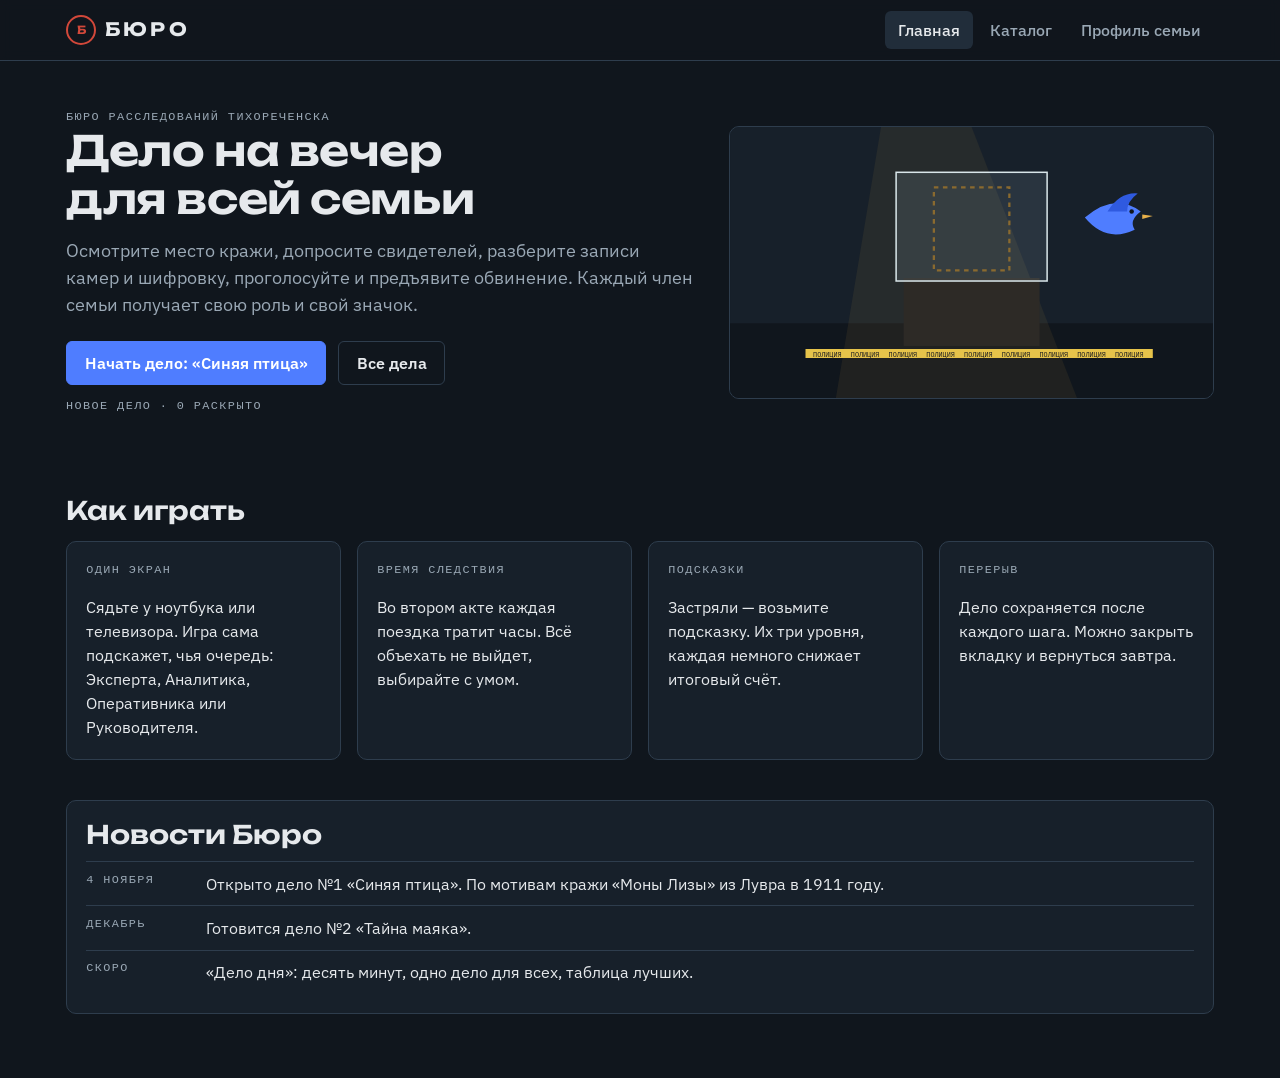
<file: index.html>
<!doctype html>
<html lang="ru">
<head>
<meta charset="utf-8">
<meta name="viewport" content="width=device-width, initial-scale=1, viewport-fit=cover">
<title>Бюро · Синяя птица</title>
<meta name="description" content="Платформа детективных игр «Бюро» и семейное дело «Синяя птица».">
<link rel="preconnect" href="https://fonts.googleapis.com">
<link rel="preconnect" href="https://fonts.gstatic.com" crossorigin>
<link rel="stylesheet" href="https://fonts.googleapis.com/css2?family=IBM+Plex+Sans:wght@400;500;600;700&family=PT+Mono&family=Unbounded:wght@500;600;700&display=swap">
<link rel="stylesheet" href="css/bureau.css">
</head>
<body>
<div id="app"></div>
<script src="js/case-bluebird/data.js"></script>
<script src="js/case-bluebird/art.js"></script>
<script src="js/store.js"></script>
<script src="js/platform.js"></script>
<script src="js/case-bluebird/game.js"></script>
</body>
</html>
</file>
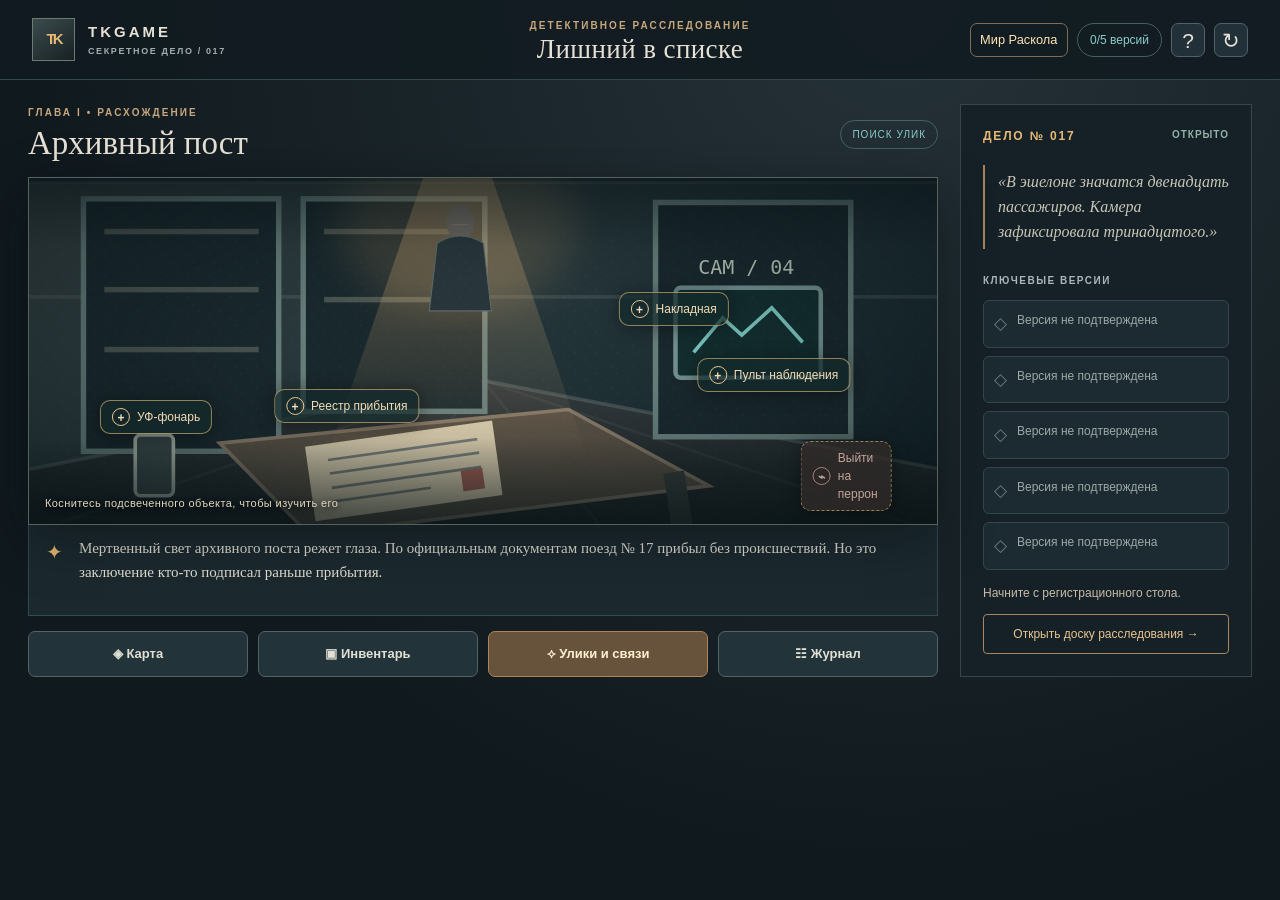
<file: site/legacy/index.html>
<!doctype html>
<html lang="ru">
<head>
  <meta charset="utf-8">
  <meta name="viewport" content="width=device-width, initial-scale=1, viewport-fit=cover">
  <meta name="theme-color" content="#111b22">
  <meta name="robots" content="noindex">
  <meta name="description" content="Лишний в списке — интерактивное расследование. Осматривайте места, сопоставляйте улики и решайте судьбу свидетеля.">
  <title>Лишний в списке | TKGame</title>
  <link rel="stylesheet" href="./styles.css">
  <script src="./game.js" defer></script>
</head>
<body>
<div id="app">
  <header class="topbar">
    <div class="brand"><span class="brand-glyph">TK</span><span class="brand-title">TKGAME <small>СЕКРЕТНОЕ ДЕЛО / 017</small></span></div>
    <div class="case-title"><span class="eyebrow">ДЕТЕКТИВНОЕ РАССЛЕДОВАНИЕ</span><strong>Лишний в списке</strong></div>
    <div class="top-actions"><a class="prologue-link" href="../">Мир Раскола</a><span id="progress" class="progress">0/5 версий</span><button type="button" id="help-btn" class="mini-btn" aria-label="Справка">?</button><button type="button" id="restart-btn" class="mini-btn" aria-label="Начать заново">↻</button></div>
  </header>
  <main class="layout">
    <section class="play-column" aria-label="Локация">
      <div class="scene-heading"><div><div id="chapter" class="eyebrow">ГЛАВА I • АРХИВ</div><h1 id="location-title">Архивный пост</h1></div><span id="scene-condition" class="scene-badge">ДОСТУП ОТКРЫТ</span></div>
      <div id="scene" class="scene"><div id="scene-art" class="scene-art"></div><div id="hotspots" class="hotspots"></div><div class="scene-vignette"></div><div id="scene-hint" class="scene-hint">Коснитесь подсвеченного объекта, чтобы изучить его</div></div>
      <div class="story-panel" aria-live="polite"><div class="story-mark">✦</div><div id="story" class="story-text"></div></div>
      <div class="bottom-bar"><button id="nav-map" class="nav-btn">◈ <span>Карта</span></button><button id="nav-inventory" class="nav-btn">▣ <span>Инвентарь</span></button><button id="nav-evidence" class="nav-btn primary">⟡ <span>Улики и связи</span></button><button id="nav-notes" class="nav-btn">☷ <span>Журнал</span></button></div>
    </section>
    <aside class="sidebar"><div class="sidebar-heading">ДЕЛО № 017 <span>ОТКРЫТО</span></div><div class="sidebar-callout">«В эшелоне значатся двенадцать пассажиров. Камера зафиксировала тринадцатого.»</div><div class="sidebar-section-title">КЛЮЧЕВЫЕ ВЕРСИИ</div><div id="deduction-list" class="deduction-list"></div><div class="sidebar-bottom"><div id="lead" class="lead">Начните с регистрационного стола.</div><button id="sidebar-evidence" class="outline-btn">Открыть доску расследования →</button></div></aside>
  </main>
  <div id="overlay" class="overlay hidden" role="presentation"><section class="dialog" role="dialog" aria-modal="true" aria-labelledby="dialog-title"><div class="dialog-header"><div><span id="dialog-kicker" class="eyebrow">МАТЕРИАЛЫ ДЕЛА</span><h2 id="dialog-title">Дело</h2></div><button id="close-dialog" class="icon-close" aria-label="Закрыть">×</button></div><div id="dialog-body" class="dialog-body"></div></section></div>
  <div id="toast" class="toast" role="status" aria-live="polite"></div>
</div>
</body>
</html>
</file>
<file: css/bureau.css>
/* Бюро — один тёмный мир: стол следователя ночью, бумажные дела, кобальт «синей птицы», красный штамп.
   Layout: шапка платформы + колонка контента до 1180px; в игре — верхняя панель дела и рабочая область. */
:root {
  --desk: #10161d;
  --desk-2: #17202a;
  --desk-3: #212d3a;
  --line: #2e3d4d;
  --ink: #e6e9ec;
  --ink-dim: #9aa8b5;
  --paper: #ece6d8;
  --paper-2: #ddd5c3;
  --paper-ink: #22262b;
  --paper-dim: #5d5a52;
  --bird: #4f7dff;
  --bird-2: #2f5ae0;
  --stamp: #d2483a;
  --amber: #e7b04a;
  --ok: #4fbf86;
  --font-display: "Unbounded", "Arial Black", system-ui, sans-serif;
  --font-body: "IBM Plex Sans", "Segoe UI", Roboto, system-ui, sans-serif;
  --font-mono: "PT Mono", "Courier New", ui-monospace, monospace;
  --r: 6px;
  color-scheme: dark;
}
* { box-sizing: border-box; }
html, body { height: 100%; }
body {
  margin: 0; background: var(--desk); color: var(--ink);
  font: 16px/1.5 var(--font-body);
  -webkit-font-smoothing: antialiased;
}
button, input, select { font: inherit; color: inherit; }
a { color: var(--bird); }
h1, h2, h3 { font-family: var(--font-display); font-weight: 600; line-height: 1.15; text-wrap: balance; margin: 0; }
h1 { font-size: clamp(1.6rem, 4vw, 2.6rem); letter-spacing: -0.01em; }
h2 { font-size: clamp(1.2rem, 2.6vw, 1.6rem); }
h3 { font-size: 1.02rem; }
p { margin: 0; }
.mono { font-family: var(--font-mono); font-variant-numeric: tabular-nums; }
.dim { color: var(--ink-dim); }
.label { font-family: var(--font-mono); font-size: .74rem; letter-spacing: .12em; text-transform: uppercase; color: var(--ink-dim); }
:focus-visible { outline: 2px solid var(--amber); outline-offset: 2px; }
@media (prefers-reduced-motion: reduce) { *, *::before, *::after { animation: none !important; transition: none !important; } }

/* ---------- кнопки ---------- */
.btn {
  display: inline-flex; align-items: center; justify-content: center; gap: .5em;
  min-height: 44px; padding: .55em 1.1em; border-radius: var(--r);
  border: 1px solid var(--line); background: var(--desk-3); cursor: pointer;
  font-weight: 600; text-decoration: none; color: var(--ink); transition: background .15s, transform .1s;
}
.btn:hover { background: #2a3847; }
.btn:active { transform: translateY(1px); }
.btn[disabled] { opacity: .45; cursor: not-allowed; }
.btn.primary { background: var(--bird); border-color: var(--bird); color: #fff; }
.btn.primary:hover { background: var(--bird-2); }
.btn.danger { background: var(--stamp); border-color: var(--stamp); color: #fff; }
.btn.ghost { background: transparent; }
.btn.small { min-height: 34px; padding: .3em .75em; font-size: .88rem; }
.row { display: flex; flex-wrap: wrap; gap: .75rem; align-items: center; }
.stack { display: grid; gap: 1rem; align-content: start; }

/* ---------- оболочка платформы ---------- */
.wrap { max-width: 1180px; margin: 0 auto; padding-left: max(16px, env(safe-area-inset-left, 0px)); padding-right: max(16px, env(safe-area-inset-right, 0px)); }
.shell-head { position: sticky; top: env(safe-area-inset-top, 0px); z-index: 20; background: rgba(16,22,29,.94); backdrop-filter: blur(6px); border-bottom: 1px solid var(--line); }
body::before { content: ""; position: fixed; inset: 0 0 auto; height: env(safe-area-inset-top, 0px); z-index: 30; background: var(--desk); }
.shell-head .wrap { display: flex; align-items: center; gap: 1rem; min-height: 60px; flex-wrap: wrap; padding-block: .4rem; }
.logo { font-family: var(--font-display); font-weight: 700; font-size: 1.15rem; letter-spacing: .18em; color: var(--ink); text-decoration: none; display: flex; align-items: center; gap: .55rem; }
.logo .seal { width: 30px; height: 30px; border-radius: 50%; border: 2px solid var(--stamp); display: grid; place-items: center; font-size: .7rem; color: var(--stamp); letter-spacing: 0; }
.nav { display: flex; gap: .25rem; margin-left: auto; flex-wrap: wrap; }
.nav a { padding: .45rem .8rem; border-radius: var(--r); color: var(--ink-dim); text-decoration: none; font-weight: 500; }
.nav a.on, .nav a:hover { color: var(--ink); background: var(--desk-3); }
main.page { padding-block: 2rem 4rem; }
.hero { display: grid; grid-template-columns: minmax(0,1.3fr) minmax(0,1fr); gap: 2rem; align-items: center; padding-block: 1rem 2.5rem; }
.hero p.lead { font-size: 1.12rem; color: var(--ink-dim); margin-top: 1rem; max-width: 60ch; }
.hero .art { border-radius: 10px; overflow: hidden; border: 1px solid var(--line); background: var(--desk-2); }
.hero .art svg { display: block; width: 100%; height: auto; }
@media (max-width: 820px) { .hero { grid-template-columns: 1fr; } }
.section { margin-top: 2.5rem; display: grid; gap: 1rem; }
.grid-cards { display: grid; grid-template-columns: repeat(auto-fit, minmax(250px, 1fr)); gap: 1rem; }
.case-card { background: var(--desk-2); border: 1px solid var(--line); border-radius: 10px; overflow: hidden; display: flex; flex-direction: column; }
.case-card .cover { aspect-ratio: 16/9; max-width: 100%; background: var(--desk-3); position: relative; }
.case-card .cover svg { width: 100%; height: 100%; display: block; }
.case-card .body { padding: 1rem; display: grid; gap: .5rem; flex: 1; align-content: start; }
.case-card .foot { padding: 0 1rem 1rem; }
.tag { display: inline-block; font-family: var(--font-mono); font-size: .72rem; letter-spacing: .08em; text-transform: uppercase; padding: .15rem .5rem; border-radius: 3px; border: 1px solid var(--line); color: var(--ink-dim); }
.tag.live { border-color: var(--ok); color: var(--ok); }
.tag.soon { border-color: var(--amber); color: var(--amber); }
.stamp-soon { position: absolute; right: 10px; top: 10px; transform: rotate(6deg); border: 2px solid var(--amber); color: var(--amber); font-family: var(--font-mono); font-weight: 700; padding: .1rem .5rem; letter-spacing: .1em; background: rgba(16,22,29,.7); }
.panel { background: var(--desk-2); border: 1px solid var(--line); border-radius: 10px; padding: 1.2rem; }
.news { display: grid; gap: .75rem; }
.news li { list-style: none; display: grid; grid-template-columns: 6.5rem minmax(0,1fr); gap: 1rem; padding-block: .6rem; border-top: 1px solid var(--line); }
.news ul { padding: 0; margin: 0; }
.badges { display: flex; flex-wrap: wrap; gap: .5rem; }
.badge { display: inline-flex; align-items: center; gap: .45rem; background: var(--desk-3); border: 1px solid var(--line); border-radius: 999px; padding: .25rem .7rem .25rem .3rem; font-size: .88rem; }
.badge i { width: 26px; height: 26px; border-radius: 50%; display: grid; place-items: center; font-style: normal; background: var(--bird); color: #fff; font-size: .8rem; font-weight: 700; }
.badge.locked { opacity: .4; }
.shelf { display: grid; grid-template-columns: repeat(auto-fill, minmax(160px, 1fr)); gap: .75rem; }
.folder { background: var(--paper); color: var(--paper-ink); border-radius: 4px 14px 4px 4px; padding: .9rem; min-height: 120px; display: grid; align-content: space-between; box-shadow: 0 2px 0 var(--paper-2); }
.folder.empty { background: transparent; border: 1px dashed var(--line); color: var(--ink-dim); box-shadow: none; }
.stars { color: var(--amber); letter-spacing: .15em; font-size: 1.1rem; }
.stars .off { color: #5b6672; }
.field { display: grid; gap: .3rem; }
.field input, .input { background: var(--desk); border: 1px solid var(--line); border-radius: var(--r); padding: .6rem .8rem; min-height: 44px; width: 100%; }

/* ---------- игра ---------- */
.game { min-height: 100%; display: flex; flex-direction: column; }
.g-head { position: sticky; top: env(safe-area-inset-top, 0px); z-index: 20; background: var(--desk-2); border-bottom: 1px solid var(--line); }
.g-head .wrap { display: flex; align-items: center; gap: .6rem 1rem; min-height: 58px; flex-wrap: wrap; padding-block: .4rem; }
.g-title { display: grid; line-height: 1.2; min-width: 0; }
.g-title b { font-family: var(--font-display); font-size: .95rem; }
.g-title span { font-size: .78rem; color: var(--ink-dim); }
.g-tools { margin-left: auto; display: flex; gap: .4rem; flex-wrap: wrap; align-items: center; }
.clock { font-family: var(--font-mono); background: var(--desk); border: 1px solid var(--line); border-radius: var(--r); padding: .3rem .6rem; font-size: .9rem; white-space: nowrap; }
.clock.low { border-color: var(--stamp); color: #ffb3a9; }
.clock .bar { display: block; height: 3px; background: var(--line); margin-top: 3px; border-radius: 2px; overflow: hidden; }
.clock .bar i { display: block; height: 100%; background: var(--amber); }
.g-main { flex: 1; padding-block: 1.5rem 4rem; }
.turn { justify-self: start; display: inline-flex; align-items: center; gap: .5rem; background: rgba(79,125,255,.14); border: 1px solid rgba(79,125,255,.45); color: #c9d6ff; padding: .35rem .8rem; border-radius: 999px; font-size: .9rem; }
.turn b { color: #fff; }
.screen-head { display: grid; gap: .6rem; margin-bottom: 1.25rem; }
.back { background: none; border: 0; color: var(--ink-dim); cursor: pointer; padding: .3rem 0; justify-self: start; min-height: 36px; }
.back:hover { color: var(--ink); }
.tasks { display: grid; grid-template-columns: repeat(auto-fill, minmax(240px, 1fr)); gap: .85rem; }
.task { text-align: left; background: var(--desk-2); border: 1px solid var(--line); border-radius: 10px; padding: 1rem; cursor: pointer; display: grid; gap: .45rem; align-content: start; min-height: 130px; color: var(--ink); }
.task:hover { border-color: var(--bird); }
.task .k { display: flex; justify-content: space-between; gap: .5rem; align-items: center; }
.task.done { border-color: rgba(79,191,134,.5); }
.task.done .state { color: var(--ok); }
.task.locked { opacity: .5; cursor: not-allowed; }
.state { font-family: var(--font-mono); font-size: .75rem; color: var(--ink-dim); }
.who { font-size: .82rem; color: #c9d6ff; }

/* бумага: досье, улики, записки */
.paper { background: var(--paper); color: var(--paper-ink); border-radius: 4px; padding: 1.1rem 1.2rem; box-shadow: 0 2px 0 var(--paper-2), 0 10px 24px rgba(0,0,0,.25); }
.paper .label { color: var(--paper-dim); }
.paper h3 { color: var(--paper-ink); }
.ev-grid { display: grid; grid-template-columns: repeat(auto-fill, minmax(210px, 1fr)); gap: .75rem; }
.ev { background: var(--paper); color: var(--paper-ink); border-radius: 3px; padding: .75rem .85rem; display: grid; gap: .3rem; align-content: start; position: relative; box-shadow: 0 2px 0 var(--paper-2); text-align: left; border: 2px solid transparent; }
.ev b { font-size: .95rem; }
.ev p { font-size: .86rem; color: #3d3f42; }
.ev .src { font-family: var(--font-mono); font-size: .7rem; color: var(--paper-dim); text-transform: uppercase; letter-spacing: .08em; }
button.ev { cursor: pointer; font: inherit; }
button.ev:hover { border-color: var(--bird); }
.ev.sel { border-color: var(--bird); background: #dfe6fb; }
.ev.new::after { content: "НОВОЕ"; position: absolute; top: 8px; right: 8px; font-family: var(--font-mono); font-size: .65rem; color: var(--stamp); border: 1.5px solid var(--stamp); padding: 0 .3rem; transform: rotate(4deg); }

/* модальное окно */
.modal-bg { position: fixed; inset: 0; background: rgba(5,8,12,.72); z-index: 50; display: grid; place-items: center; padding: max(16px, env(safe-area-inset-top, 0px)) max(16px, env(safe-area-inset-right, 0px)) max(16px, env(safe-area-inset-bottom, 0px)) max(16px, env(safe-area-inset-left, 0px)); overflow-y: auto; }
.modal { background: var(--desk-2); border: 1px solid var(--line); border-radius: 12px; max-width: 640px; width: 100%; padding: 1.4rem; display: grid; gap: 1rem; max-height: calc(100vh - 32px); overflow-y: auto; }
.modal.wide { max-width: 980px; }
.toast-zone { position: fixed; bottom: max(16px, env(safe-area-inset-bottom, 0px)); left: 50%; transform: translateX(-50%); z-index: 60; display: grid; gap: .5rem; width: min(520px, calc(100% - 32px)); pointer-events: none; }
.toast { background: var(--paper); color: var(--paper-ink); border-radius: 6px; padding: .7rem 1rem; box-shadow: 0 10px 30px rgba(0,0,0,.4); animation: up .25s ease-out; font-size: .95rem; }
.toast.bad { background: #f3d6d1; }
.toast b { color: var(--bird-2); }
@keyframes up { from { transform: translateY(10px); opacity: 0; } }

/* допрос */
.interro { display: grid; grid-template-columns: 240px minmax(0,1fr); gap: 1.5rem; align-items: start; }
@media (max-width: 760px) { .interro { grid-template-columns: 1fr; } .interro .portrait { max-width: 160px; } }
.portrait { background: var(--desk-2); border: 1px solid var(--line); border-radius: 10px; overflow: hidden; }
.portrait svg { display: block; width: 100%; height: auto; }
.portrait .cap { padding: .6rem .8rem; display: grid; }
.speech { background: var(--desk-2); border-left: 3px solid var(--bird); padding: .8rem 1rem; border-radius: 0 8px 8px 0; }
.speech.reply { border-left-color: var(--amber); }
.stmts { display: grid; gap: .5rem; }
.stmt { text-align: left; background: var(--desk-2); border: 1px solid var(--line); border-radius: 8px; padding: .7rem .9rem; cursor: pointer; display: grid; gap: .2rem; color: var(--ink); }
.stmt:hover { border-color: var(--bird); }
.stmt.sel { border-color: var(--bird); background: #1c2a45; }
.stmt.broken { border-color: var(--stamp); }
.stmt.broken::before { content: "ПРОТИВОРЕЧИЕ НАЙДЕНО"; font-family: var(--font-mono); font-size: .68rem; color: var(--stamp); letter-spacing: .08em; }
.qs { display: flex; flex-wrap: wrap; gap: .5rem; }

/* фото и сцены */
.viewer { position: relative; overflow: auto; border: 1px solid var(--line); border-radius: 8px; background: #000; max-height: 70vh; -webkit-overflow-scrolling: touch; }
.viewer svg { display: block; width: 100%; height: auto; cursor: crosshair; }
.viewer.z2 svg { width: 200%; }
.viewer.z3 svg { width: 300%; }
.ping { position: absolute; width: 34px; height: 34px; margin: -17px 0 0 -17px; border-radius: 50%; border: 2px solid var(--ink-dim); pointer-events: none; animation: ping .6s ease-out forwards; }
@keyframes ping { to { transform: scale(1.8); opacity: 0; } }
.found-list { display: grid; gap: .4rem; }
.found-list li { list-style: none; padding: .45rem .7rem; background: var(--desk-2); border-radius: 6px; border: 1px solid var(--line); font-size: .92rem; }
.found-list ul { padding: 0; margin: 0; display: grid; gap: .4rem; }
.two-col { display: grid; grid-template-columns: minmax(0,1fr) minmax(0,1fr); gap: 1rem; }
.split { display: grid; grid-template-columns: minmax(0,2fr) minmax(0,1fr); gap: 1.25rem; align-items: start; }
@media (max-width: 860px) { .two-col, .split { grid-template-columns: 1fr; } }
.photo { border: 6px solid #f4f1ea; border-bottom-width: 22px; background: #000; box-shadow: 0 6px 20px rgba(0,0,0,.4); position: relative; }
.photo svg { display: block; width: 100%; height: auto; cursor: crosshair; }
.photo .cap { position: absolute; bottom: -19px; left: 6px; font-family: var(--font-mono); font-size: .72rem; color: #444; }
.mark { position: absolute; width: 9%; aspect-ratio: 1; border: 3px solid var(--stamp); border-radius: 50%; transform: translate(-50%,-50%); pointer-events: none; }

/* камеры */
.cam { background: #000; border: 1px solid var(--line); border-radius: 8px; overflow: hidden; position: relative; }
.cam svg { display: block; width: 100%; height: auto; }
.range { width: 100%; accent-color: var(--amber); min-height: 36px; }
.tabs { display: flex; gap: .4rem; flex-wrap: wrap; }
.tabs button { border: 1px solid var(--line); background: var(--desk-2); padding: .45rem .9rem; border-radius: 999px; cursor: pointer; min-height: 38px; }
.tabs button.on { background: var(--ink); color: var(--desk); border-color: var(--ink); }

/* телефон */
.phone { width: min(340px, 100%); margin: 0 auto; background: #05070a; border-radius: 34px; padding: 14px; border: 2px solid #333c46; box-shadow: 0 20px 50px rgba(0,0,0,.5); }
.phone .scr { background: #12161c; border-radius: 24px; min-height: 560px; overflow: hidden; display: flex; flex-direction: column; }
.phone .bar { display: flex; justify-content: space-between; padding: .5rem 1rem; font-size: .78rem; color: #aab; font-family: var(--font-mono); }
.pin-dots { display: flex; gap: .8rem; justify-content: center; margin: 1rem 0; }
.pin-dots i { width: 14px; height: 14px; border-radius: 50%; border: 2px solid #ccd; }
.pin-dots i.f { background: #ccd; }
.keypad { display: grid; grid-template-columns: repeat(3, 64px); gap: .8rem; justify-content: center; }
.keypad button { width: 64px; height: 64px; border-radius: 50%; border: 0; background: #252c36; font-size: 1.4rem; cursor: pointer; }
.app-grid { display: grid; grid-template-columns: repeat(3, 1fr); gap: 1rem; padding: 1.5rem 1rem; }
.app { background: none; border: 0; cursor: pointer; display: grid; gap: .3rem; justify-items: center; font-size: .78rem; color: #dde; }
.app i { width: 56px; height: 56px; border-radius: 14px; display: grid; place-items: center; font-style: normal; font-size: 1.5rem; }
.chat { padding: .75rem; display: grid; gap: .5rem; overflow-y: auto; flex: 1; align-content: start; }
.msg { max-width: 85%; padding: .45rem .7rem; border-radius: 12px; background: #252c36; font-size: .88rem; }
.msg small { display: block; font-size: .7rem; color: #9ab; }
.msg.me { justify-self: end; background: #2f5ae0; }
.phone .top { display: flex; align-items: center; gap: .5rem; padding: .5rem .75rem; border-bottom: 1px solid #222a33; }
.phone .top button { background: none; border: 0; cursor: pointer; font-size: 1.1rem; min-height: 36px; }
.chat-item { display: grid; padding: .7rem 1rem; border-bottom: 1px solid #1d242c; background: none; border-left: 0; border-right: 0; border-top: 0; text-align: left; cursor: pointer; }
.chat-item small { color: #9ab; }
.gallery { display: grid; grid-template-columns: repeat(2, 1fr); gap: 4px; padding: 4px; }
.gallery button { padding: 0; border: 0; background: #000; cursor: pointer; position: relative; }
.gallery svg { display: block; width: 100%; height: auto; }
.gallery span { position: absolute; left: 4px; bottom: 4px; font-size: .7rem; background: rgba(0,0,0,.6); padding: 0 .3rem; font-family: var(--font-mono); }

/* терминал базы */
.term { background: #071009; color: #9df0b5; font-family: var(--font-mono); border-radius: 8px; padding: 1rem; min-height: 320px; max-height: 60vh; overflow-y: auto; border: 1px solid #1d3b26; font-size: .9rem; white-space: pre-wrap; }
.term .q { color: #e7f5ea; }
.term .err { color: #f0a59d; }
.term-in { display: flex; gap: .5rem; margin-top: .6rem; }
.term-in input { flex: 1; min-width: 0; background: #071009; color: #d9ffe3; border: 1px solid #1d3b26; border-radius: 6px; padding: .6rem .8rem; font-family: var(--font-mono); min-height: 44px; }

/* лаборатория */
.choices { display: grid; grid-template-columns: repeat(auto-fill, minmax(140px, 1fr)); gap: .75rem; }
.choice { background: var(--paper); border: 3px solid transparent; border-radius: 8px; padding: .5rem; cursor: pointer; display: grid; gap: .3rem; justify-items: center; color: var(--paper-ink); font-size: .85rem; }
.choice svg { width: 100%; height: auto; display: block; }
.choice:hover { border-color: var(--bird); }
.choice.bad { border-color: var(--stamp); opacity: .6; }
.choice.good { border-color: var(--ok); }
.target { max-width: 220px; }

/* хронология */
.tl { display: grid; gap: .5rem; counter-reset: tl; }
.tl-item { display: grid; grid-template-columns: 2.2rem minmax(0,1fr) auto; gap: .6rem; align-items: center; background: var(--paper); color: var(--paper-ink); border-radius: 4px; padding: .5rem .6rem; border-left: 5px solid var(--paper-2); }
.tl-item::before { counter-increment: tl; content: counter(tl); font-family: var(--font-mono); font-weight: 700; text-align: center; color: var(--paper-dim); }
.tl-item.ok { border-left-color: var(--ok); }
.tl-item.no { border-left-color: var(--stamp); }
.tl-item .t { font-family: var(--font-mono); font-size: .8rem; color: var(--bird-2); }
.tl-item .mv { display: flex; gap: .25rem; }
.tl-item .mv button { width: 38px; height: 38px; border-radius: 6px; border: 1px solid #bfb6a3; background: #f6f2e8; color: var(--paper-ink); cursor: pointer; }

/* таблица алиби */
.grid-wrap { overflow-x: auto; }
table.alibi { border-collapse: collapse; min-width: 420px; }
table.alibi th, table.alibi td { border: 1px solid var(--line); padding: .3rem; text-align: center; }
table.alibi th { font-weight: 600; font-size: .85rem; padding: .5rem; }
table.alibi td button { width: 52px; height: 44px; border: 0; background: var(--desk-2); cursor: pointer; font-size: 1.2rem; font-weight: 700; border-radius: 4px; }
table.alibi td button.x { color: var(--stamp); }
table.alibi td button.v { color: var(--ok); background: rgba(79,191,134,.15); }

/* шифр */
.notebook { background: repeating-linear-gradient(#f2eedf 0 31px, #b9c9e0 31px 32px); color: #1d2a5a; font-family: var(--font-mono); padding: 1rem 1.2rem 1rem 3rem; border-radius: 4px; font-size: 1.15rem; line-height: 32px; position: relative; letter-spacing: .08em; word-break: break-word; }
.notebook::before { content: ""; position: absolute; left: 2.2rem; top: 0; bottom: 0; width: 2px; background: #e19b92; }
.wheel { display: flex; align-items: center; gap: 1rem; justify-content: center; flex-wrap: wrap; }
.wheel .n { font-family: var(--font-display); font-size: 2rem; min-width: 3ch; text-align: center; }
.decoded { font-family: var(--font-mono); font-size: 1.15rem; background: var(--desk); border: 1px dashed var(--line); padding: .9rem 1rem; border-radius: 6px; letter-spacing: .08em; word-break: break-word; }
.abc { font-family: var(--font-mono); font-size: .8rem; overflow-x: auto; white-space: nowrap; padding-bottom: .3rem; }

/* доска улик */
.cork { background: #6b4f33 radial-gradient(rgba(0,0,0,.18) 1px, transparent 1.5px) 0 0/7px 7px; border-radius: 10px; padding: 1rem; border: 8px solid #3d2c1c; }
.suspects { display: grid; grid-template-columns: repeat(auto-fit, minmax(170px, 1fr)); gap: 1rem; }
.sus { display: grid; gap: .5rem; align-content: start; }
.polaroid { background: #f6f3ec; padding: .4rem .4rem .5rem; color: #222; text-align: center; font-size: .85rem; font-weight: 600; box-shadow: 0 3px 8px rgba(0,0,0,.35); cursor: pointer; border: 3px solid transparent; }
.polaroid svg { width: 100%; height: auto; display: block; background: #c9d1d8; }
.polaroid.target { border-color: var(--stamp); }
.pins { display: grid; gap: .35rem; border-left: 3px solid var(--stamp); margin-left: 12px; padding: .3rem 0 .1rem .6rem; }
.pins:empty { display: none; }
.pin { background: var(--paper); color: var(--paper-ink); font-size: .78rem; padding: .3rem .45rem; border-radius: 2px; cursor: pointer; border: 0; text-align: left; }
.pool { display: flex; flex-wrap: wrap; gap: .5rem; margin-top: 1rem; }
.pool .pin { margin: 0; }
.pin.sel { outline: 3px solid var(--bird); }

/* голосование */
.vote-big { text-align: center; display: grid; gap: 1.2rem; justify-items: center; padding: 2rem 1rem; }
.bars { display: grid; gap: .5rem; width: 100%; max-width: 520px; }
.barrow { display: grid; grid-template-columns: 9rem minmax(0,1fr) 2rem; gap: .6rem; align-items: center; }
.barrow i { display: block; height: 14px; background: var(--bird); border-radius: 3px; }

/* карта */
.map-wrap { border: 1px solid var(--line); border-radius: 10px; overflow: hidden; background: #0c1218; }
.map-wrap svg { display: block; width: 100%; height: auto; }
.map-wrap .loc { cursor: pointer; }
.map-wrap .loc:hover circle.dot, .map-wrap .loc:focus circle.dot { stroke: var(--amber); stroke-width: 4; }
.loc-list { display: grid; gap: .5rem; }
.loc-btn { display: grid; grid-template-columns: minmax(0,1fr) auto; gap: .5rem; align-items: center; text-align: left; background: var(--desk-2); border: 1px solid var(--line); border-radius: 8px; padding: .65rem .8rem; cursor: pointer; color: var(--ink); }
.loc-btn:hover { border-color: var(--bird); }
.loc-btn.visited { border-color: rgba(79,191,134,.5); }
.loc-btn[disabled] { opacity: .45; cursor: not-allowed; }

/* финал */
.q-block { display: grid; gap: .6rem; padding: 1rem; background: var(--desk-2); border: 1px solid var(--line); border-radius: 10px; }
.opts { display: grid; gap: .4rem; }
.opt { display: flex; gap: .6rem; align-items: flex-start; padding: .55rem .7rem; border: 1px solid var(--line); border-radius: 8px; cursor: pointer; }
.opt:has(input:checked) { border-color: var(--bird); background: #1c2a45; }
.opt input { margin-top: .3rem; accent-color: var(--bird); }
.chips { display: flex; flex-wrap: wrap; gap: .35rem; }
.chip { border: 1px solid var(--line); background: var(--desk); border-radius: 999px; padding: .3rem .7rem; font-size: .82rem; cursor: pointer; min-height: 34px; color: var(--ink); }
.chip.on { background: var(--paper); color: var(--paper-ink); border-color: var(--paper); }
.verdict { text-align: center; display: grid; gap: .8rem; justify-items: center; padding-block: 1rem; }
.verdict .big-stars { font-size: 3rem; letter-spacing: .2em; color: var(--amber); }
.verdict .big-stars .off { color: #3a4552; }
.stamp { display: inline-block; border: 3px solid var(--stamp); color: var(--stamp); font-family: var(--font-display); padding: .2rem .9rem; transform: rotate(-4deg); letter-spacing: .1em; font-size: 1.1rem; }
.result-row { display: grid; grid-template-columns: minmax(0,1fr) auto; gap: .5rem; padding: .5rem 0; border-top: 1px solid var(--line); }
.comic { display: grid; grid-template-columns: repeat(auto-fit, minmax(220px, 1fr)); gap: .75rem; }
.frame { background: var(--paper); color: var(--paper-ink); border: 3px solid #111; display: grid; }
.frame svg { width: 100%; height: auto; display: block; border-bottom: 3px solid #111; }
.frame p { padding: .6rem .7rem; font-size: .92rem; }
.player-row { display: grid; grid-template-columns: minmax(0,1fr) auto; gap: .5rem; align-items: center; }
.roles-list { display: grid; gap: .5rem; }
.role-line { display: grid; grid-template-columns: 8.5rem minmax(0,1fr); gap: .5rem; padding: .5rem .7rem; background: var(--desk-2); border-radius: 8px; border: 1px solid var(--line); }
@media (max-width: 520px) {
  .role-line { grid-template-columns: 1fr; }
  .barrow { grid-template-columns: 6rem minmax(0,1fr) 1.6rem; }
  .news li { grid-template-columns: 1fr; gap: .2rem; }
  .g-tools .btn .lbl { display: none; }
}
</file>
<file: site/legacy/styles.css>
:root{--bg:#10191e;--panel:#17232a;--panel2:#1d2d34;--line:#33454c;--text:#e6e1d4;--muted:#a2adb0;--gold:#e6ba74;--cyan:#8bcbcb;--danger:#da8b7a;--serif:Georgia,'Times New Roman',serif;--sans:'Segoe UI',Arial,sans-serif}
*{box-sizing:border-box}html,body{height:100%;margin:0}body{color:var(--text);background:radial-gradient(ellipse at 70% 0,#253238 0,#10191e 68%);font:15px/1.5 var(--sans)}button,input,select{font:inherit}button{cursor:pointer}button:disabled{cursor:not-allowed;opacity:.35}.hidden{display:none!important}button:focus-visible,input:focus-visible,select:focus-visible{outline:2px solid var(--gold);outline-offset:3px}#app{max-width:1760px;min-height:100%;margin:auto}.topbar{min-height:80px;display:grid;grid-template-columns:1fr 1.2fr 1fr;align-items:center;border-bottom:1px solid #35464c;padding:12px 32px;background:#101b20df;gap:16px}.brand{display:flex;align-items:center;gap:13px}.brand-glyph{display:grid;place-items:center;width:43px;height:43px;background:linear-gradient(145deg,#3b4b4d,#182124);border:1px solid #6b7b70;color:var(--gold);font-weight:900;letter-spacing:-3px}.brand-title{font-weight:800;letter-spacing:3px;font-size:15px}.brand-title small{display:block;letter-spacing:1.6px;color:var(--muted);font-size:9px;margin-top:1px}.case-title{text-align:center;line-height:1.3}.case-title strong{display:block;font:27px var(--serif);letter-spacing:.4px}.eyebrow{color:#c7a77b;letter-spacing:2.1px;font-size:10px;font-weight:700}.top-actions{justify-self:end;display:flex;align-items:center;gap:9px}.progress{font-size:12px;color:var(--cyan);border:1px solid #436162;border-radius:99px;padding:7px 12px}.mini-btn{background:#213039;color:var(--text);border:1px solid #50616a;border-radius:7px;width:34px;height:34px;font-size:21px}.layout{display:grid;grid-template-columns:minmax(0,1fr) 292px;gap:22px;padding:24px 28px;max-height:calc(100vh - 80px);min-height:600px}.play-column{min-width:0;min-height:0;display:flex;flex-direction:column}.scene-heading{display:flex;justify-content:space-between;align-items:center;margin:1px 0 13px}.scene-heading h1{font:clamp(22px,2.7vw,33px)/1.2 var(--serif);margin:4px 0 0}.scene-badge{font-size:10px;letter-spacing:1px;color:var(--cyan);border:1px solid #426362;border-radius:30px;padding:6px 11px}.scene{position:relative;width:100%;flex:1 1 auto;min-height:310px;max-height:660px;overflow:hidden;border:1px solid #56625d;background:#1e2a2c;box-shadow:0 15px 50px #05090a66}.scene-art,.scene-art svg{position:absolute;inset:0;width:100%;height:100%;display:block}.scene-art svg{object-fit:cover}.scene-vignette{position:absolute;inset:0;pointer-events:none;background:radial-gradient(ellipse,#0000 29%,#0510147a 100%),linear-gradient(0deg,#0b161899,#0000 25%,#0000 80%,#07121666)}.scene-hint{position:absolute;left:16px;bottom:13px;color:#dfd7c0;font-size:11px;letter-spacing:.4px;pointer-events:none;text-shadow:0 2px 6px #000}.hotspot{position:absolute;z-index:2;border:1px solid #e3be7799;background:#142a2bb8;color:#f2dbb6;border-radius:10px;display:flex;align-items:center;gap:7px;padding:7px 11px;transform:translate(-50%,-50%);box-shadow:0 2px 18px #0006;transition:background .15s,border-color .15s;font-size:12px;max-width:40%;white-space:normal;text-align:left}.hotspot:hover,.hotspot:focus-visible{background:#334546;border-color:#ffe1a0}.hotspot:before{content:'+';width:16px;height:16px;border:1px solid #e9c48f;border-radius:100%;display:grid;place-items:center;font-weight:900;flex:none}.hotspot.done{border-color:#83babc88;color:#b7d1d0;background:#132f30b8}.hotspot.done:before{content:'✓';border-color:#82bcba}.hotspot.locked{border-style:dashed;color:#c2a49a;background:#332c2abb}.hotspot.locked:before{content:'⌁';border-color:#a67f79}.story-panel{display:flex;gap:16px;background:#1b292f;border:1px solid #344850;border-top:0;padding:12px 17px;min-height:91px;max-height:108px;overflow:auto}.story-mark{color:var(--gold);font-size:20px;flex:none}.story-text{font:15px/1.55 var(--serif);color:#e2ded2}.story-text strong{color:#ffdb9c}.bottom-bar{display:flex;gap:10px;padding-top:15px}.nav-btn{flex:1;min-width:0;padding:12px 8px;background:#22333a;color:#e1e0d4;border:1px solid #536266;border-radius:7px;font-size:13px;font-weight:650}.nav-btn:hover{background:#32454a}.nav-btn.primary{background:#67523b;color:#fff0d1;border-color:#ad8556}.sidebar{background:#152127;border:1px solid #38464a;padding:22px;min-height:0;display:flex;flex-direction:column}.sidebar-heading{font-size:12px;letter-spacing:1.8px;font-weight:800;color:var(--gold);display:flex;justify-content:space-between;gap:6px}.sidebar-heading span{color:#92b2a7;letter-spacing:1px;font-size:10px}.sidebar-callout{font:italic 16px/1.55 var(--serif);border-left:2px solid #a68359;margin:20px 0 24px;padding:5px 0 5px 13px;color:#c8c6b6}.sidebar-section-title{font-size:10px;color:#aab6b8;letter-spacing:1.5px;margin-bottom:12px;font-weight:800}.deduction-list{display:flex;flex-direction:column;gap:8px;overflow:auto}.deduction{display:flex;gap:10px;align-items:flex-start;border:1px solid #35474d;background:#1c2b31;padding:10px;border-radius:6px;color:#9da8a8;font-size:12px}.deduction .symbol{font-size:17px;flex:none;color:#697d80}.deduction.solved{border-color:#47736a;color:#dcead7}.deduction.solved .symbol{color:#b5dcba}.sidebar-bottom{margin-top:auto;padding-top:14px}.lead{font-size:12px;color:#c8bba6;margin-bottom:12px}.outline-btn{border:1px solid #a5865d;background:transparent;color:#e8c48f;padding:10px 8px;width:100%;border-radius:4px;font-size:12px}.outline-btn:hover{background:#3b3025}.overlay{position:fixed;z-index:10;inset:0;background:#061013d9;backdrop-filter:blur(7px);display:grid;place-items:center;padding:20px}.dialog{width:min(780px,100%);max-height:min(760px,94vh);background:linear-gradient(155deg,#24363d,#121f25);border:1px solid #65716b;box-shadow:0 28px 90px #0009;display:flex;flex-direction:column;border-radius:10px;overflow:hidden}.dialog-header{display:flex;justify-content:space-between;padding:21px 25px 18px;border-bottom:1px solid #49575a}.dialog-header h2{font:28px var(--serif);margin:4px 0 0}.icon-close{border:1px solid #637175;background:#28373b;color:var(--text);width:36px;height:36px;border-radius:7px;font-size:26px}.dialog-body{padding:22px 25px;overflow-y:auto;min-height:80px}.dialog-body p{margin:0 0 13px}.subtle{color:#a7b5b7;font-size:13px}.gold{color:var(--gold)}.card-grid{display:grid;grid-template-columns:repeat(auto-fit,minmax(165px,1fr));gap:12px}.evidence-card,.location-card,.item-card{background:#1b2c32;border:1px solid #41555a;border-radius:7px;padding:14px;text-align:left;color:var(--text);width:100%}.evidence-card strong,.location-card strong,.item-card strong{display:block;font:17px var(--serif);margin:0 0 7px}.evidence-card small,.location-card small,.item-card small{display:block;color:#afbabb;font-size:11px;line-height:1.45}.evidence-card:hover,.location-card:hover,.item-card:hover,.evidence-card:focus-visible{border-color:#e3ba7c}.location-card.active,.item-card.selected{border-color:#b3d6ce;background:#304343}.location-card.locked{opacity:.42;cursor:not-allowed}.label-line{font-size:10px;color:var(--gold);letter-spacing:1px;font-weight:800;display:block;margin:0 0 7px}.tabs{display:flex;gap:8px;flex-wrap:wrap;margin-bottom:18px}.tab{background:#24383e;border:1px solid #465a5e;color:#cfd8d4;border-radius:100px;padding:8px 14px;font-size:12px}.tab.active{background:#a1784b;border-color:#cbaa75;color:#fff;font-weight:700}.evidence-row{display:grid;grid-template-columns:1fr auto 1fr;gap:9px;align-items:end;margin:18px 0}.evidence-row select{width:100%;background:#112127;border:1px solid #698080;border-radius:5px;color:#eee5d2;padding:10px;min-width:0}.action-btn{background:#956d45;border:1px solid #d2a374;color:#fff5e1;border-radius:5px;padding:11px 15px;font-weight:700}.action-btn:hover{background:#b38756}.action-btn.secondary{background:#263d40;border-color:#6b9293}.action-btn.danger{background:#683c3a;border-color:#c78279}.actions{display:flex;flex-wrap:wrap;gap:9px;margin-top:17px}.notice{padding:12px 14px;background:#334144;border:1px solid #5d6d68;border-radius:6px;font-size:13px;margin:12px 0}.notice.success{border-color:#63977c;background:#1e463e}.notice.warning{border-color:#9d7464;background:#49372e}.dialog-portrait{display:grid;grid-template-columns:82px 1fr;gap:18px;align-items:center;margin-bottom:13px}.portrait{width:82px;height:92px;border:1px solid #7e887e;background:radial-gradient(ellipse at 53% 31%,#987863 0 12%,#413c3a 13% 25%,#202d34 26% 100%);box-shadow:inset 0 -12px 25px #050b0d}.choice{display:block;background:#23363a;color:#dfecdf;border:1px solid #577075;padding:12px 14px;width:100%;text-align:left;border-radius:5px;margin:7px 0}.choice:hover{background:#3b5353}.puzzle-buttons{display:flex;gap:10px;flex-wrap:wrap;margin:15px 0}.puzzle-buttons button{width:60px;height:58px;font-size:25px;border-radius:6px;border:1px solid #9b835f;background:#334244;color:#f7dab0}.puzzle-buttons button:hover{background:#536057}.puzzle-display{background:#0d191f;border:1px solid #52686b;color:#b5dcba;font:25px monospace;min-height:54px;padding:12px;margin-top:10px;letter-spacing:4px}.code-form{display:flex;gap:10px;flex-wrap:wrap}.code-form input{background:#0d1b21;border:1px solid #74827f;color:#f9f0d9;padding:10px;width:150px;border-radius:5px;font:24px monospace;letter-spacing:5px}.bullet{border-left:2px solid #a78555;padding-left:13px;margin:12px 0;color:#cbd8d4}.link-result{border-bottom:1px solid #3a4c4b;padding:12px 0}.link-result strong{color:#c4e1c7}.toast{position:fixed;z-index:20;left:50%;bottom:22px;transform:translateX(-50%) translateY(70px);opacity:0;pointer-events:none;transition:opacity .22s,transform .22s;background:#294447;border:1px solid #7eb0a0;padding:12px 18px;max-width:calc(100vw - 24px);color:#f1e9d2;box-shadow:0 8px 35px #0009;border-radius:7px;font-size:13px}.toast.show{opacity:1;transform:translateX(-50%) translateY(0)}.verdict{border:1px solid #8d775c;background:#2b3535;padding:19px;border-radius:7px;font:18px/1.5 var(--serif)}.spacerline{height:1px;background:#435357;margin:18px 0}.empty{padding:18px;border:1px dashed #50656a;color:var(--muted);border-radius:7px}.mini-tag{font-size:10px;text-transform:uppercase;color:#a4d8c8;letter-spacing:1px}
@media(max-width:1040px){.layout{grid-template-columns:minmax(0,1fr) 245px;gap:13px;padding:15px;max-height:none}.sidebar{padding:15px}.topbar{padding:11px 16px}.case-title strong{font-size:23px}.scene{min-height:365px}.bottom-bar{gap:5px}.nav-btn{font-size:12px}}
@media(max-width:760px){.topbar{grid-template-columns:1fr auto;min-height:69px}.brand-title small{display:none}.case-title{display:none}.layout{display:block;max-height:none;min-height:calc(100svh - 69px);padding:11px}.play-column{min-height:0}.sidebar{display:none}.scene-heading{padding:2px 2px 0}.scene-heading h1{font-size:25px}.scene{height:min(58svh,520px);min-height:300px;max-height:none;flex:none}.story-panel{min-height:100px;max-height:130px;font-size:14px;padding:12px}.story-text{font-size:14px}.bottom-bar{position:sticky;bottom:0;z-index:4;background:#101b20;padding:10px 0 env(safe-area-inset-bottom);gap:6px}.nav-btn{font-size:17px;padding:10px 5px}.nav-btn span{font-size:10px;display:block;line-height:1.5}.overlay{padding:8px}.dialog{max-height:95svh}.dialog-header{padding:17px}.dialog-body{padding:17px}.dialog-header h2{font-size:24px}.hotspot{font-size:10px;padding:6px;max-width:41%;gap:4px}.hotspot:before{height:12px;width:12px;font-size:10px}.evidence-row{grid-template-columns:1fr}.evidence-row>span{text-align:center}}
@media(max-height:720px) and (min-width:761px){.layout{min-height:500px}.scene{min-height:250px}.scene-heading{margin-bottom:8px}.story-panel{min-height:74px;max-height:88px}.bottom-bar{padding-top:9px}}
@media(prefers-reduced-motion:reduce){*,*:before,*:after{transition:none!important;animation:none!important}}
.prologue-link{display:inline-flex;align-items:center;min-height:34px;padding:0 .6rem;border:1px solid #806d55;border-radius:7px;color:#ffe3b4;text-decoration:none;font-size:.8rem}
</file>
